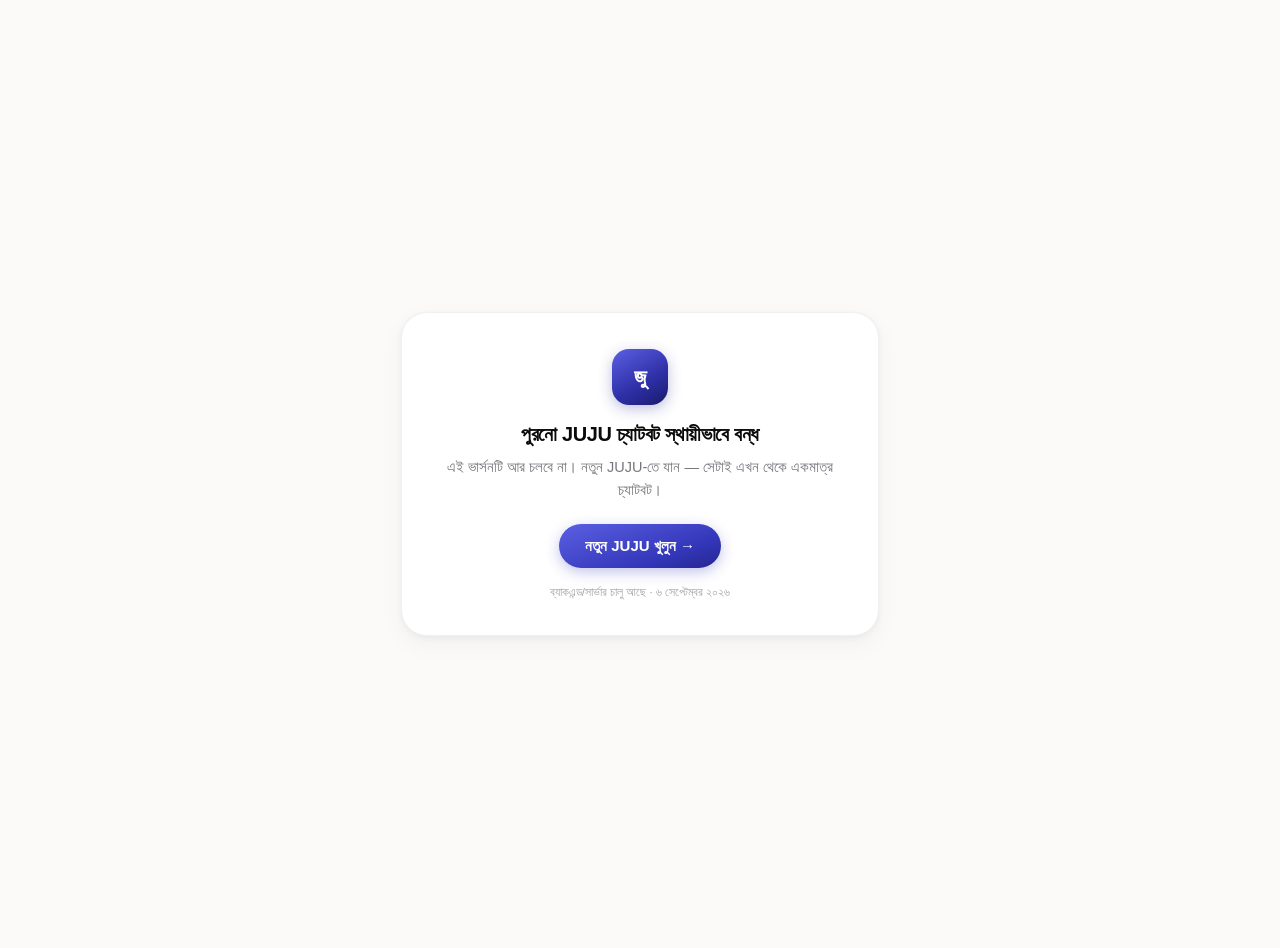
<file: index.html>
<!DOCTYPE html>
<html lang="bn">
<head>
<meta charset="utf-8">
<meta name="viewport" content="width=device-width,initial-scale=1,viewport-fit=cover">
<meta http-equiv="Cache-Control" content="no-cache, no-store, must-revalidate">
<title>JUJU — পুরনো চ্যাটবট বন্ধ</title>
<meta name="robots" content="noindex">
<style>
body{margin:0;min-height:100dvh;display:flex;align-items:center;justify-content:center;
  font-family:'Noto Sans Bengali',-apple-system,BlinkMacSystemFont,'Segoe UI',sans-serif;
  background:#FBFAF9;color:#0B0B0C;padding:24px;text-align:center}
.card{max-width:420px;background:#fff;border:.5px solid rgba(11,11,12,.06);border-radius:26px;
  padding:36px 28px;box-shadow:0 2px 6px rgba(11,11,12,.045),0 8px 24px rgba(11,11,12,.045)}
.logo{width:56px;height:56px;border-radius:17px;margin:0 auto 18px;
  background:linear-gradient(150deg,#5B5FE3,#2E2FA6 60%,#191A6B);display:flex;align-items:center;justify-content:center;
  color:#fff;font-weight:800;font-size:21px;box-shadow:0 4px 14px rgba(43,45,150,.3)}
h1{font-size:20px;margin:0 0 10px;letter-spacing:-.02em}
p{font-size:14.5px;line-height:1.6;color:#76767C;margin:0 0 22px}
a.btn{display:inline-block;background:linear-gradient(160deg,#5B5FE3,#3336B8 70%,#25268F);color:#fff;
  text-decoration:none;font-size:15px;font-weight:650;padding:13px 26px;border-radius:999px;
  box-shadow:0 4px 14px rgba(51,54,184,.3)}
small{display:block;margin-top:18px;font-size:11.5px;color:#A3A3A9}
</style>
</head>
<body>
<div class="card">
  <div class="logo">জু</div>
  <h1>পুরনো JUJU চ্যাটবট স্থায়ীভাবে বন্ধ</h1>
  <p>এই ভার্সনটি আর চলবে না। নতুন JUJU-তে যান — সেটাই এখন থেকে একমাত্র চ্যাটবট।</p>
  <a class="btn" href="https://sheikhrashel47-stack.github.io/zayanpagent/">নতুন JUJU খুলুন →</a>
  <small>ব্যাকএন্ড/সার্ভার চালু আছে · ৬ সেপ্টেম্বর ২০২৬</small>
</div>
</body>
</html>
</file>
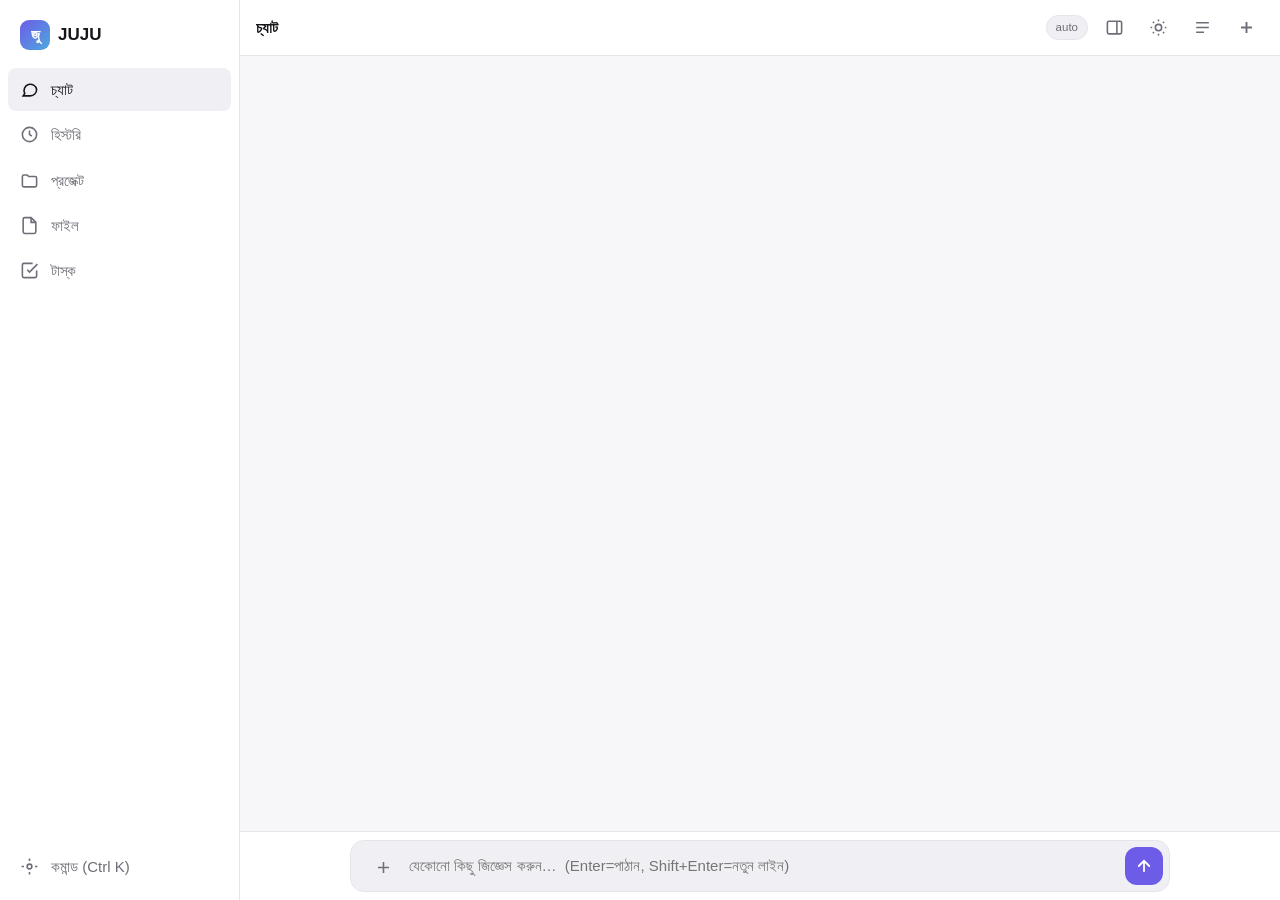
<file: v2/index.html>
<!DOCTYPE html>
<html lang="bn">
<head>
<meta charset="utf-8">
<meta name="viewport" content="width=device-width,initial-scale=1,viewport-fit=cover">
<meta name="theme-color" content="#F7F7FA" media="(prefers-color-scheme: light)">
<meta name="theme-color" content="#0E0E12" media="(prefers-color-scheme: dark)">
<title>JUJU Workspace</title>
<link rel="manifest" href="../manifest.webmanifest">
<link rel="icon" href="../icons/icon-192.png">
<link rel="stylesheet" href="css/tokens.css">
<link rel="stylesheet" href="css/app.css">
</head>
<body>
<div id="conn"></div>
<div id="app">
  <nav id="nav" aria-label="মূল নেভিগেশন">
    <div class="brand"><i>জু</i> JUJU</div>
    <button class="nitem on" data-v="chat"><svg viewBox="0 0 24 24" fill="none" stroke="currentColor" stroke-width="2"><path d="M21 12a8 8 0 0 1-8 8H4l2-3a8 8 0 1 1 15-5z"/></svg>চ্যাট</button>
    <button class="nitem" data-v="history"><svg viewBox="0 0 24 24" fill="none" stroke="currentColor" stroke-width="2"><circle cx="12" cy="12" r="9"/><path d="M12 7v5l3 2"/></svg>হিস্টরি</button>
    <button class="nitem" data-v="projects"><svg viewBox="0 0 24 24" fill="none" stroke="currentColor" stroke-width="2"><path d="M3 7a2 2 0 0 1 2-2h4l2 2h8a2 2 0 0 1 2 2v9a2 2 0 0 1-2 2H5a2 2 0 0 1-2-2z"/></svg>প্রজেক্ট</button>
    <button class="nitem" data-v="files"><svg viewBox="0 0 24 24" fill="none" stroke="currentColor" stroke-width="2"><path d="M14 2H6a2 2 0 0 0-2 2v16a2 2 0 0 0 2 2h12a2 2 0 0 0 2-2V8z"/><path d="M14 2v6h6"/></svg>ফাইল</button>
    <button class="nitem" data-v="tasks"><svg viewBox="0 0 24 24" fill="none" stroke="currentColor" stroke-width="2"><path d="M9 11l3 3L22 4"/><path d="M21 12v7a2 2 0 0 1-2 2H5a2 2 0 0 1-2-2V5a2 2 0 0 1 2-2h11"/></svg>টাস্ক</button>
    <div class="grow"></div>
    <button class="nitem" id="nPal"><svg viewBox="0 0 24 24" fill="none" stroke="currentColor" stroke-width="2"><circle cx="12" cy="12" r="3"/><path d="M12 2v3m0 14v3M2 12h3m14 0h3"/></svg>কমান্ড (Ctrl K)</button>
  </nav>
  <main id="main">
    <header id="top">
      <span class="ttl">চ্যাট</span>
      <span class="chip" id="tModel">auto</span>
      <button class="ibtn" id="tCtx" aria-label="কনটেক্সট প্যানেল"><svg viewBox="0 0 24 24" fill="none" stroke="currentColor" stroke-width="2"><rect x="3" y="4" width="18" height="16" rx="2"/><path d="M15 4v16"/></svg></button>
      <button class="ibtn" id="tTheme" aria-label="থিম"><svg viewBox="0 0 24 24" fill="none" stroke="currentColor" stroke-width="2"><circle cx="12" cy="12" r="4"/><path d="M12 2v2m0 16v2M2 12h2m16 0h2M4.9 4.9l1.4 1.4m11.4 11.4 1.4 1.4M4.9 19.1l1.4-1.4M17.7 6.3l1.4-1.4"/></svg></button>
      <button class="ibtn" id="tPal" aria-label="কমান্ড প্যালেট"><svg viewBox="0 0 24 24" fill="none" stroke="currentColor" stroke-width="2"><path d="M4 6h16M4 12h16M4 18h10"/></svg></button>
      <button class="ibtn" id="tNew" aria-label="নতুন চ্যাট"><svg viewBox="0 0 24 24" fill="none" stroke="currentColor" stroke-width="2.4"><path d="M12 5v14M5 12h14"/></svg></button>
    </header>
    <div id="view">
      <section class="view on" id="v-chat">
        <div id="msgs" role="log" aria-live="polite"></div>
        <button id="newMsg" aria-label="নতুন মেসেজে যান">↓ নতুন মেসেজ</button>
        <div id="composer">
          <div id="atts"></div>
          <div id="cbox">
            <button class="ibtn" id="attB" aria-label="ফাইল যুক্ত"><svg viewBox="0 0 24 24" fill="none" stroke="currentColor" stroke-width="2"><path d="M12 5v14M5 12h14"/></svg></button>
            <textarea id="inp" rows="1" placeholder="যেকোনো কিছু জিজ্ঞেস করুন…  (Enter=পাঠান, Shift+Enter=নতুন লাইন)" aria-label="মেসেজ"></textarea>
            <button id="sendB" aria-label="পাঠান"><svg viewBox="0 0 24 24" fill="none" stroke="currentColor" stroke-width="2.4" stroke-linecap="round"><path d="M12 19V5M5 12l7-7 7 7"/></svg></button>
          </div>
        </div>
      </section>
      <section class="view" id="v-history">
        <div style="padding:12px clamp(12px,4vw,40px) 0;max-width:868px;margin:0 auto"><input id="hsearch" placeholder="চ্যাট সার্চ…" style="width:100%;padding:10px 14px;border:1px solid var(--c-line);border-radius:var(--r-2);background:var(--c-card);outline:none" oninput="Hist.search(this.value)"></div>
        <div class="lst"></div>
      </section>
      <section class="view" id="v-projects"><div class="lst"></div></section>
      <section class="view" id="v-files"><div class="lst"></div></section>
      <section class="view" id="v-tasks"><div class="lst"></div></section>
    </div>
  </main>
  <div id="ctxDiv" role="separator" aria-label="প্যানেল রিসাইজ"></div>
  <aside id="ctx" aria-label="কনটেক্সট প্যানেল">
    <div id="ctxTabs">
      <button class="ptab on" data-m="code">CODE</button>
      <button class="ptab" data-m="preview">PREVIEW</button>
      <button class="ptab" data-m="files">FILES</button>
      <button class="ptab" data-m="sources">SOURCES</button>
      <span style="flex:1"></span>
      <button class="ibtn" id="ctxClose" aria-label="প্যানেল বন্ধ">✕</button>
    </div>
    <div id="ctxBody"><div class="state" style="padding:30px 16px">কোড, প্রিভিউ, ফাইল ও সোর্স এখানে খুলবে।</div></div>
  </aside>
</div>
<nav id="bnav" aria-label="মোবাইল নেভিগেশন">
  <button data-v="chat" class="on"><svg viewBox="0 0 24 24" fill="none" stroke="currentColor" stroke-width="2"><path d="M21 12a8 8 0 0 1-8 8H4l2-3a8 8 0 1 1 15-5z"/></svg>চ্যাট</button>
  <button data-v="history"><svg viewBox="0 0 24 24" fill="none" stroke="currentColor" stroke-width="2"><circle cx="12" cy="12" r="9"/><path d="M12 7v5l3 2"/></svg>হিস্টরি</button>
  <button data-v="projects"><svg viewBox="0 0 24 24" fill="none" stroke="currentColor" stroke-width="2"><path d="M3 7a2 2 0 0 1 2-2h4l2 2h8a2 2 0 0 1 2 2v9a2 2 0 0 1-2 2H5a2 2 0 0 1-2-2z"/></svg>প্রজেক্ট</button>
  <button data-v="files"><svg viewBox="0 0 24 24" fill="none" stroke="currentColor" stroke-width="2"><path d="M14 2H6a2 2 0 0 0-2 2v16a2 2 0 0 0 2 2h12a2 2 0 0 0 2-2V8z"/><path d="M14 2v6h6"/></svg>ফাইল</button>
  <button id="bPal"><svg viewBox="0 0 24 24" fill="none" stroke="currentColor" stroke-width="2"><path d="M4 6h16M4 12h16M4 18h10"/></svg>আরো</button>
</nav>
<div id="scrim"></div>
<div class="sheet" id="shSources"><div class="hd"><b>সোর্স</b><button class="ibtn" onclick="sheetCloseAll()">✕</button></div><div class="bd"></div></div>
<div class="sheet" id="shList"><div class="hd"><b>লিস্ট</b><button class="ibtn" onclick="sheetCloseAll()">✕</button></div><div class="bd"></div></div>
<div id="pal" role="dialog" aria-label="কমান্ড প্যালেট"><input placeholder="কমান্ড সার্চ… (Esc বন্ধ)"><div class="res"></div></div>
<div id="toasts"></div>
<input type="file" id="attInp" multiple hidden>
<script src="js/core.js"></script>
<script src="js/api.js"></script>
<script src="js/md.js"></script>
<script src="js/views/panel.js"></script>
<script src="js/views/chat.js"></script>
<script src="js/views/history.js"></script>
<script src="js/shell.js"></script>
<script>$('#nPal').onclick=palOpen;$('#bPal').onclick=palOpen;</script>
</body>
</html>
</file>
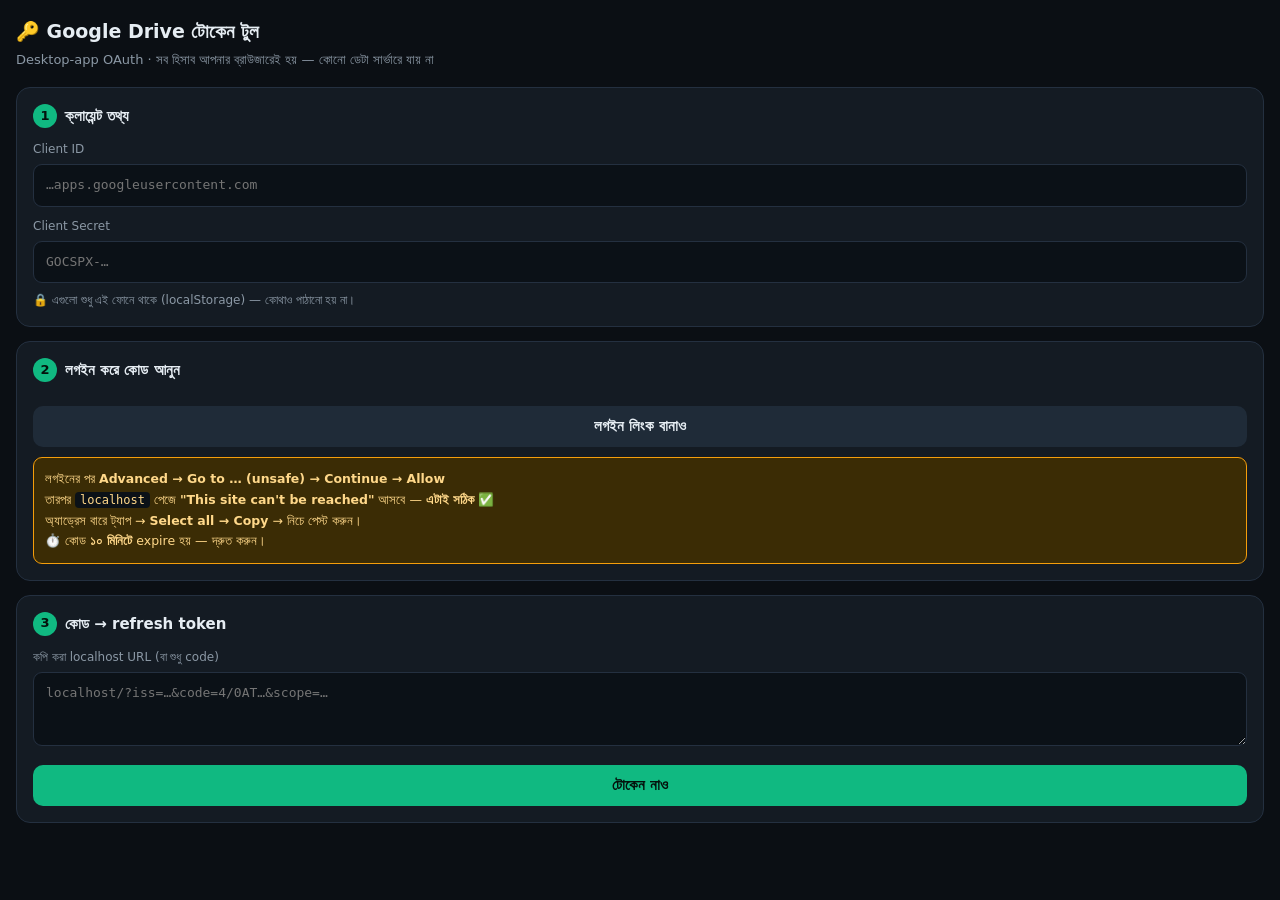
<file: tools/gdrive-token/index.html>
<!doctype html>
<html lang="bn">
<head>
<meta charset="utf-8">
<meta name="viewport" content="width=device-width,initial-scale=1,viewport-fit=cover">
<title>Google Drive টোকেন টুল</title>
<style>
  :root{--bg:#0b0f14;--card:#141b23;--b:#243040;--fg:#e6edf3;--mut:#8b98a5;--acc:#10b981;--warn:#f59e0b;--err:#ef4444}
  *{box-sizing:border-box;-webkit-tap-highlight-color:transparent}
  body{margin:0;padding:16px;background:var(--bg);color:var(--fg);
    font:15px/1.6 system-ui,-apple-system,"Noto Sans Bengali",sans-serif;
    padding-bottom:calc(24px + env(safe-area-inset-bottom))}
  h1{font-size:19px;margin:0 0 4px}
  .sub{color:var(--mut);font-size:13px;margin-bottom:16px}
  .card{background:var(--card);border:1px solid var(--b);border-radius:14px;padding:16px;margin-bottom:14px}
  .step{display:flex;align-items:center;gap:8px;font-weight:600;margin-bottom:12px}
  .n{width:24px;height:24px;border-radius:50%;background:var(--acc);color:#04120c;
     display:grid;place-items:center;font-size:13px;font-weight:700;flex:none}
  label{display:block;font-size:12px;color:var(--mut);margin:10px 0 5px}
  input,textarea{width:100%;padding:11px 12px;background:#0b1117;border:1px solid var(--b);
    border-radius:9px;color:var(--fg);font:13px/1.4 ui-monospace,SFMono-Regular,Menlo,monospace;
    word-break:break-all}
  textarea{min-height:74px;resize:vertical}
  input:focus,textarea:focus{outline:none;border-color:var(--acc)}
  button{width:100%;padding:13px;border:0;border-radius:10px;background:var(--acc);color:#04120c;
    font:600 15px/1 system-ui,"Noto Sans Bengali",sans-serif;margin-top:12px;cursor:pointer}
  button:disabled{opacity:.5}
  button.sec{background:#1f2b38;color:var(--fg)}
  a.link{display:block;padding:12px;background:#0b1117;border:1px solid var(--acc);border-radius:9px;
    color:var(--acc);text-decoration:none;text-align:center;margin-top:12px;font-weight:600}
  .out{margin-top:12px;padding:12px;border-radius:9px;font:12px/1.7 ui-monospace,Menlo,monospace;
    white-space:pre-wrap;word-break:break-all;display:none}
  .ok{background:#052e20;border:1px solid var(--acc);color:#7ff0c4}
  .bad{background:#3b0d0d;border:1px solid var(--err);color:#ffb4b4}
  .info{background:#3b2c05;border:1px solid var(--warn);color:#ffd88a;font-size:12.5px;
    padding:11px;border-radius:9px;line-height:1.65;margin-top:10px}
  .note{color:var(--mut);font-size:12px;margin-top:8px}
  code{background:#0b1117;padding:1px 5px;border-radius:4px;font-size:12px}
</style>
</head>
<body>

<h1>🔑 Google Drive টোকেন টুল</h1>
<div class="sub">Desktop-app OAuth · সব হিসাব আপনার ব্রাউজারেই হয় — কোনো ডেটা সার্ভারে যায় না</div>

<div class="card">
  <div class="step"><span class="n">1</span> ক্লায়েন্ট তথ্য</div>
  <label>Client ID</label>
  <input id="cid" placeholder="…apps.googleusercontent.com" autocapitalize="off" autocorrect="off" spellcheck="false">
  <label>Client Secret</label>
  <input id="csec" placeholder="GOCSPX-…" autocapitalize="off" autocorrect="off" spellcheck="false">
  <div class="note">🔒 এগুলো শুধু এই ফোনে থাকে (localStorage) — কোথাও পাঠানো হয় না।</div>
</div>

<div class="card">
  <div class="step"><span class="n">2</span> লগইন করে কোড আনুন</div>
  <button class="sec" onclick="mkLink()">লগইন লিংক বানাও</button>
  <a id="authlink" class="link" style="display:none" target="_blank" rel="noopener">🔗 Google-এ লগইন করুন (নতুন ট্যাব)</a>
  <div class="info">
    লগইনের পর <b>Advanced → Go to … (unsafe) → Continue → Allow</b><br>
    তারপর <code>localhost</code> পেজে <b>"This site can't be reached"</b> আসবে —
    <b>এটাই সঠিক</b> ✅<br>
    অ্যাড্রেস বারে ট্যাপ → <b>Select all → Copy</b> → নিচে পেস্ট করুন।<br>
    ⏱️ কোড <b>১০ মিনিটে</b> expire হয় — দ্রুত করুন।
  </div>
</div>

<div class="card">
  <div class="step"><span class="n">3</span> কোড → refresh token</div>
  <label>কপি করা localhost URL (বা শুধু code)</label>
  <textarea id="code" placeholder="localhost/?iss=…&code=4/0AT…&scope=…" autocapitalize="off" autocorrect="off" spellcheck="false"></textarea>
  <button id="go" onclick="exchange()">টোকেন নাও</button>
  <div id="out" class="out"></div>
</div>

<script>
const $ = (i) => document.getElementById(i);
const REDIRECT = 'http://localhost';
const SCOPE = 'https://www.googleapis.com/auth/drive.file';

// ফোনে টাইপ কমাতে — শুধু এই ডিভাইসে সেভ থাকে
for (const k of ['cid','csec']) {
  $(k).value = localStorage.getItem('gd_'+k) || '';
  $(k).addEventListener('input', () => localStorage.setItem('gd_'+k, $(k).value.trim()));
}

function show(cls, txt){ const o=$('out'); o.className='out '+cls; o.textContent=txt; o.style.display='block'; }

function mkLink(){
  const cid = $('cid').value.trim();
  if (!cid.includes('apps.googleusercontent.com')) return show('bad','❌ সঠিক Client ID দিন (…apps.googleusercontent.com)');
  const url = 'https://accounts.google.com/o/oauth2/v2/auth?' + new URLSearchParams({
    client_id: cid, redirect_uri: REDIRECT, response_type:'code', scope: SCOPE,
    access_type:'offline', prompt:'consent', include_granted_scopes:'true',
  });
  const a = $('authlink'); a.href = url; a.style.display='block';
  show('ok','✅ লিংক তৈরি — উপরের সবুজ বাটনে ট্যাপ করুন।');
}

function extractCode(raw){
  let s = (raw||'').trim().replace(/^["']|["']$/g,'').replace(/&amp;/g,'&');
  const m = s.match(/[?&#]code=([^&\s]+)/);
  if (m) return decodeURIComponent(m[1]);
  if (/^4\/[\w\-./]+$/.test(s)) return s;
  return '';
}

async function exchange(){
  const cid = $('cid').value.trim(), csec = $('csec').value.trim();
  const code = extractCode($('code').value);
  if (!cid || !csec) return show('bad','❌ Client ID ও Secret দুটোই দিন (ধাপ ১)');
  if (!code) return show('bad','❌ URL-এ code পাওয়া যায়নি। পুরো localhost URL পেস্ট করুন।');

  $('go').disabled = true; show('ok','⏳ Google-এ পাঠানো হচ্ছে…');
  try{
    const r = await fetch('https://oauth2.googleapis.com/token', {
      method:'POST', headers:{'content-type':'application/x-www-form-urlencoded'},
      body: new URLSearchParams({ code, client_id:cid, client_secret:csec,
        redirect_uri:REDIRECT, grant_type:'authorization_code' }),
    });
    const j = await r.json();

    if (!r.ok || !j.refresh_token){
      const hint = {
        invalid_grant:'কোড expire বা আগেই ব্যবহৃত → ধাপ ২ থেকে নতুন কোড নিন।',
        invalid_client:'Client ID/Secret মিলছে না, অথবা ক্লায়েন্টটি Desktop app নয়।',
        redirect_uri_mismatch:'ক্লায়েন্টটি Web application → Console-এ Desktop app ক্লায়েন্ট বানান।',
      }[j.error];
      return show('bad', `❌ ${j.error||('HTTP '+r.status)}\n${j.error_description||''}` + (hint?`\n\n💡 ${hint}`:''));
    }

    // অ্যাকাউন্ট যাচাই
    let who = '';
    try{
      const ab = await fetch('https://www.googleapis.com/drive/v3/about?fields=user(emailAddress),storageQuota(limit,usage)',
        { headers:{ authorization:'Bearer '+j.access_token } }).then(x=>x.json());
      const gb = v => v ? (Number(v)/1073741824).toFixed(2)+' GB' : '—';
      who = `\n\n👤 ${ab.user?.emailAddress||'?'}\n💾 ${gb(ab.storageQuota?.usage)} / ${gb(ab.storageQuota?.limit)}`;
    }catch(e){}

    const slot = 1;
    const block =
`GOOGLE_DRIVE_CLIENT_ID_${slot}=${cid}
GOOGLE_DRIVE_CLIENT_SECRET_${slot}=${csec}
GOOGLE_DRIVE_REFRESH_TOKEN_${slot}=${j.refresh_token}`;

    show('ok', '✅ সফল! নিচের ৩ লাইন .env.local-এ রাখুন:\n\n' + block + who +
      '\n\n⚠️ এই টোকেন কখনো চ্যাটে/গিটে দেবেন না।');

    const b = document.createElement('button');
    b.textContent = '📋 ৩ লাইন কপি করুন';
    b.onclick = async () => { await navigator.clipboard.writeText(block); b.textContent='✅ কপি হয়েছে'; };
    $('out').after(b);
  }catch(e){
    show('bad','❌ নেটওয়ার্ক ত্রুটি: '+e.message+'\n\n💡 ইন্টারনেট চেক করে আবার চেষ্টা করুন।');
  }finally{ $('go').disabled = false; }
}
</script>
</body>
</html>
</file>
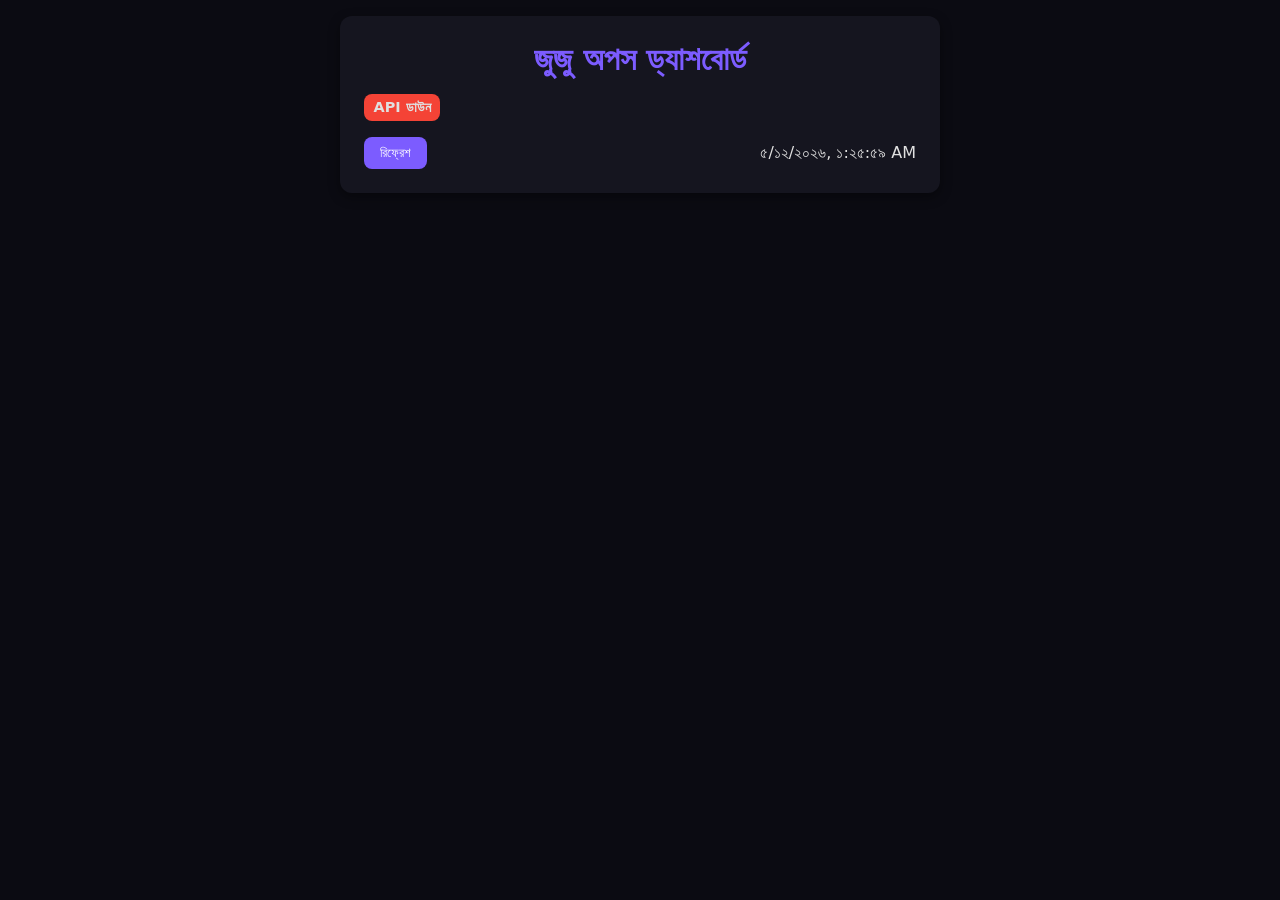
<file: status.html>
<!DOCTYPE html>
<html lang="bn">
<head>
<meta charset="UTF-8">
<title>জুজু অপস ড্যাশবোর্ড</title>
<style>
:root{
  --bg:#0b0b12;
  --accent:#7c5cff;
  --card:#15151f;
  --text:#e0e0e0;
  --success:#4caf50;
  --error:#f44336;
}
*{box-sizing:border-box;margin:0;padding:0;}
body{
  background:var(--bg);
  color:var(--text);
  font-family:system-ui,sans-serif;
  display:flex;
  justify-content:center;
  align-items:flex-start;
  min-height:100vh;
  padding:1rem;
}
.card{
  background:var(--card);
  border-radius:12px;
  padding:1.5rem;
  max-width:600px;
  width:100%;
  box-shadow:0 4px 12px rgba(0,0,0,.4);
}
h1{
  text-align:center;
  margin-bottom:1rem;
  color:var(--accent);
}
.status{
  display:inline-flex;
  align-items:center;
  gap:.4rem;
  padding:.3rem .6rem;
  border-radius:8px;
  font-size:.9rem;
  font-weight:600;
}
.success{background:var(--success);}
.error{background:var(--error);}
.chip{
  display:inline-block;
  background:rgba(124,92,255,.15);
  color:var(--accent);
  padding:.3rem .8rem;
  border-radius:16px;
  margin:0.3rem;
  font-size:.85rem;
}
.controls{
  display:flex;
  justify-content:space-between;
  align-items:center;
  margin-top:1rem;
}
button{
  background:var(--accent);
  border:none;
  color:#fff;
  padding:.5rem 1rem;
  border-radius:8px;
  cursor:pointer;
}
button:hover{opacity:.9;}
@media(max-width:480px){
  .card{padding:1rem;}
  h1{font-size:1.4rem;}
}
</style>
</head>
<body>
<div class="card">
  <h1>জুজু অপস ড্যাশবোর্ড</h1>
  <div id="healthStatus" class="status error">API ডাউন</div>
  <div id="modelsSection" style="margin-top:1rem;display:none;">
    <strong>মডেলস:</strong>
    <div id="modelChips"></div>
  </div>
  <div class="controls">
    <button id="refreshBtn">রিফ্রেশ</button>
    <div id="lastUpdate"></div>
  </div>
</div>
<script>
const healthEl=document.getElementById('healthStatus');
const modelsSec=document.getElementById('modelsSection');
const chipsDiv=document.getElementById('modelChips');
const lastEl=document.getElementById('lastUpdate');
const refreshBtn=document.getElementById('refreshBtn');

async function fetchHealth(){
  try{
const r=await fetch('https://admission-hub-ai.pages.dev/api/health');
    if(!r.ok) throw new Error();
    const d=await r.json();
    healthEl.textContent=`API LIVE • v${d.version||'?'}`;
    healthEl.className='status success';
  }catch{
    healthEl.textContent='API ডাউন';
    healthEl.className='status error';
  }}
async function fetchConfig(){
  try{
    const r=await fetch('https://admission-hub-ai.pages.dev/api/config');
    if(!r.ok) throw new Error();
    const d=await r.json();
    if(d.models && d.models.length){
      chipsDiv.innerHTML='';
      d.models.forEach(m=>{
        const span=document.createElement('span');
        span.className='chip';
        span.textContent=m.id||'—';
        chipsDiv.appendChild(span);
      });
      modelsSec.style.display='block';
    }else{
      modelsSec.style.display='none';
    }
  }catch{
    modelsSec.style.display='none';
  }
}
function updateTime(){
  const now=new Date();
  lastEl.textContent=now.toLocaleString('bn-BD');
}
async function loadAll(){
  await Promise.all([fetchHealth(),fetchConfig()]);
  updateTime();
}
refreshBtn.onclick=loadAll;
loadAll();
</script>
</body>
</html>
</file>
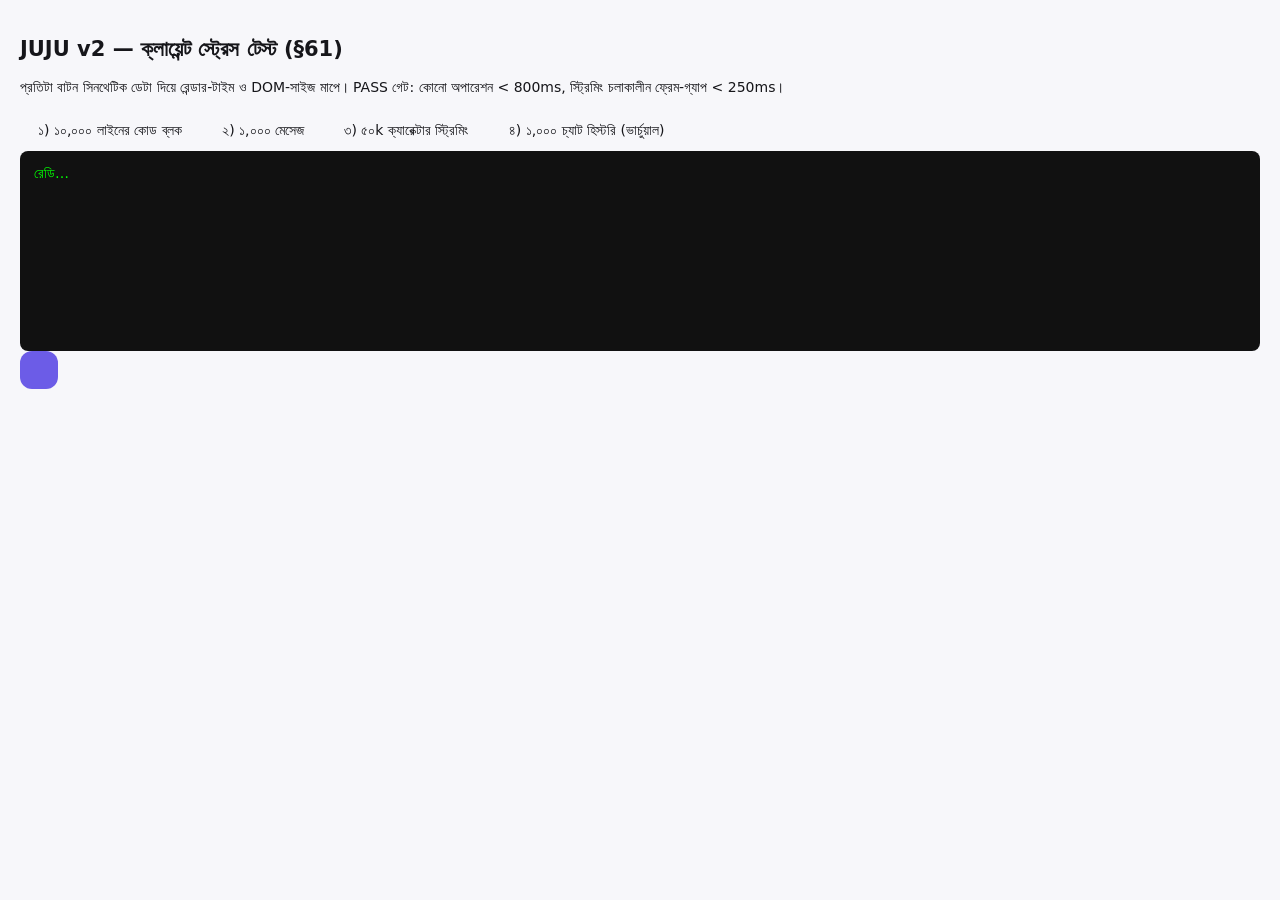
<file: v2/tests/stress.html>
<!DOCTYPE html>
<html lang="bn"><head><meta charset="utf-8"><meta name="viewport" content="width=device-width,initial-scale=1">
<title>JUJU v2 Stress Test</title>
<link rel="stylesheet" href="../css/tokens.css"><link rel="stylesheet" href="../css/app.css">
<style>body{padding:20px;font:14px system-ui}#out{white-space:pre-wrap;background:#111;color:#0f0;padding:14px;border-radius:8px;min-height:200px}#msgs{height:300px;overflow:auto;border:1px solid #ccc}button{padding:8px 14px;margin:4px;cursor:pointer}</style>
</head><body>
<h2>JUJU v2 — ক্লায়েন্ট স্ট্রেস টেস্ট (§61)</h2>
<p>প্রতিটা বাটন সিনথেটিক ডেটা দিয়ে রেন্ডার-টাইম ও DOM-সাইজ মাপে। PASS গেট: কোনো অপারেশন &lt; 800ms, স্ট্রিমিং চলাকালীন ফ্রেম-গ্যাপ &lt; 250ms।</p>
<button onclick="t1()">১) ১০,০০০ লাইনের কোড ব্লক</button>
<button onclick="t2()">২) ১,০০০ মেসেজ</button>
<button onclick="t3()">৩) ৫০k ক্যারেক্টার স্ট্রিমিং</button>
<button onclick="t4()">৪) ১,০০০ চ্যাট হিস্টরি (ভার্চুয়াল)</button>
<div id="out">রেডি…</div>
<div id="msgs" hidden></div>
<div id="atts" hidden></div><div id="toasts" hidden></div>
<div id="pal" hidden><input><div class="res"></div></div>
<div id="scrim" hidden></div><div id="newMsg" hidden></div>
<div id="conn" hidden></div><div id="bnav" hidden></div><div id="ctx" hidden><div id="ctxTabs"></div><div id="ctxBody"></div></div>
<div id="sendB" hidden></div><input id="inp" hidden><div id="hsearch" hidden></div>
<script src="../js/core.js"></script><script src="../js/api.js"></script><script src="../js/md.js"></script>
<script src="../js/views/panel.js"></script><script src="../js/views/chat.js"></script><script src="../js/views/history.js"></script>
<script>
const O=$('#out');const log=m=>O.textContent+=m+'\n';
const bench=(name,fn)=>{const t0=performance.now();const r=fn();const dt=performance.now()-t0;
  log(name+': '+dt.toFixed(0)+'ms — '+(dt<800?'PASS ✅':'SLOW ⚠')+(r?' ('+r+')':''));return dt};
function t1(){
  O.textContent='';
  const code=Array.from({length:10000},(_,i)=>'const line'+i+' = compute({a:'+i+', b:"বাংলা '+i+'"}); // ধারা '+i).join('\n');
  let cb;
  bench('১০k লাইন codeBlock initial render',()=>{cb=codeBlock(code,'javascript app.js');return 'DOM nodes: '+cb.querySelectorAll('*').length});
  const holder=el('div');document.body.appendChild(holder);holder.appendChild(cb);
  bench('১০k লাইন DOM attach',()=>{return 'visible chunks: '+cb.querySelectorAll('.ln').length});
  /* expand all chunks */
  let g=0;const t0=performance.now();
  while(cb.querySelector('.more')){cb.querySelector('.more').click();g++}
  log('সব chunk হাইড্রেট ('+g+' ক্লিক): '+(performance.now()-t0).toFixed(0)+'ms — total .ln: '+cb.querySelectorAll('.ln').length);
  holder.remove();
}
function t2(){
  O.textContent='';
  const box=$('#msgs');box.hidden=false;box.innerHTML='';
  bench('১,০০০ মেসেজ রেন্ডার',()=>{
    for(let i=0;i<1000;i++){
      const w=el('div','msg '+(i%2?'a':'u'));
      w.innerHTML='<div class="meta">মেসেজ '+i+'</div><div class="'+(i%2?'body':'bubble')+'">এটা মেসেজ নম্বর '+i+' — কিছু বাংলা টেক্সট, some english, code `x=1`.</div>';
      box.appendChild(w);
    }
    return 'DOM nodes: '+box.querySelectorAll('*').length;
  });
  box.scrollTop=box.scrollHeight;
  log('নোট: আসল হিস্টরি open() ২০০-মেসেজ window ব্যবহার করে (§30) — এটা worst-case raw টেস্ট।');
}
function t3(){
  O.textContent='';
  const box=$('#msgs');box.hidden=false;box.innerHTML='';
  const body=el('div','body');box.appendChild(body);
  const lr=liveRenderer(body);
  const text='লাইন '.repeat(1)+'— স্ট্রিমিং টেস্ট টেক্সট। '.repeat(4)+'\n';
  let i=0,maxGap=0,last=performance.now();
  const timer=setInterval(()=>{
    const now=performance.now();maxGap=Math.max(maxGap,now-last);last=now;
    lr.add(text.replace('লাইন','লাইন'+(i++)));
    if(i>=600){clearInterval(timer);lr.finish();
      log('৫০k+ ক্যারেক্টার স্ট্রিমিং ('+i+' chunk): শেষ, chars='+lr.text().length);
      log('মোট টাইম: ~'+(i*8/1000).toFixed(1)+'s সিমুলেটেড; max interval gap='+maxGap.toFixed(0)+'ms — '+(maxGap<250?'PASS ✅':'⚠ চেক দরকার'));
      log('final DOM nodes: '+body.querySelectorAll('*').length);}
  },8);
  log('স্ট্রিমিং চলছে (৬০০ chunk × 120ms throttle)…');
}
function t4(){
  O.textContent='';
  /* simulate Hist.render with 1000 items — needs #v-history .lst */
  let lst=$('#hl');if(!lst){lst=el('div');lst.id='hl';lst.className='lst';lst.style.cssText='height:400px;overflow:auto;border:1px solid #ccc';document.body.appendChild(lst)}
  Hist.items=Array.from({length:1000},(_,i)=>({id:'c'+i,title:'চ্যাট '+i,updated:Date.now()-i*3600e3,messages:new Array(i%50)}));
  bench('১,০০০ চ্যাট ভার্চুয়াল লিস্ট',()=>{Hist.render(lst);return 'DOM rows: '+lst.querySelectorAll('.row').length});
  const t0=performance.now();
  lst.scrollTop=lst.scrollHeight;lst.onscroll&&lst.onscroll();
  log('স্ক্রল-টু-বটম রি-রেন্ডার: '+(performance.now()-t0).toFixed(0)+'ms, rows after: '+lst.querySelectorAll('.row').length+' (window ±6 → ~25 row DOM-এ থাকে)');
}
</script>
</body></html>
</file>
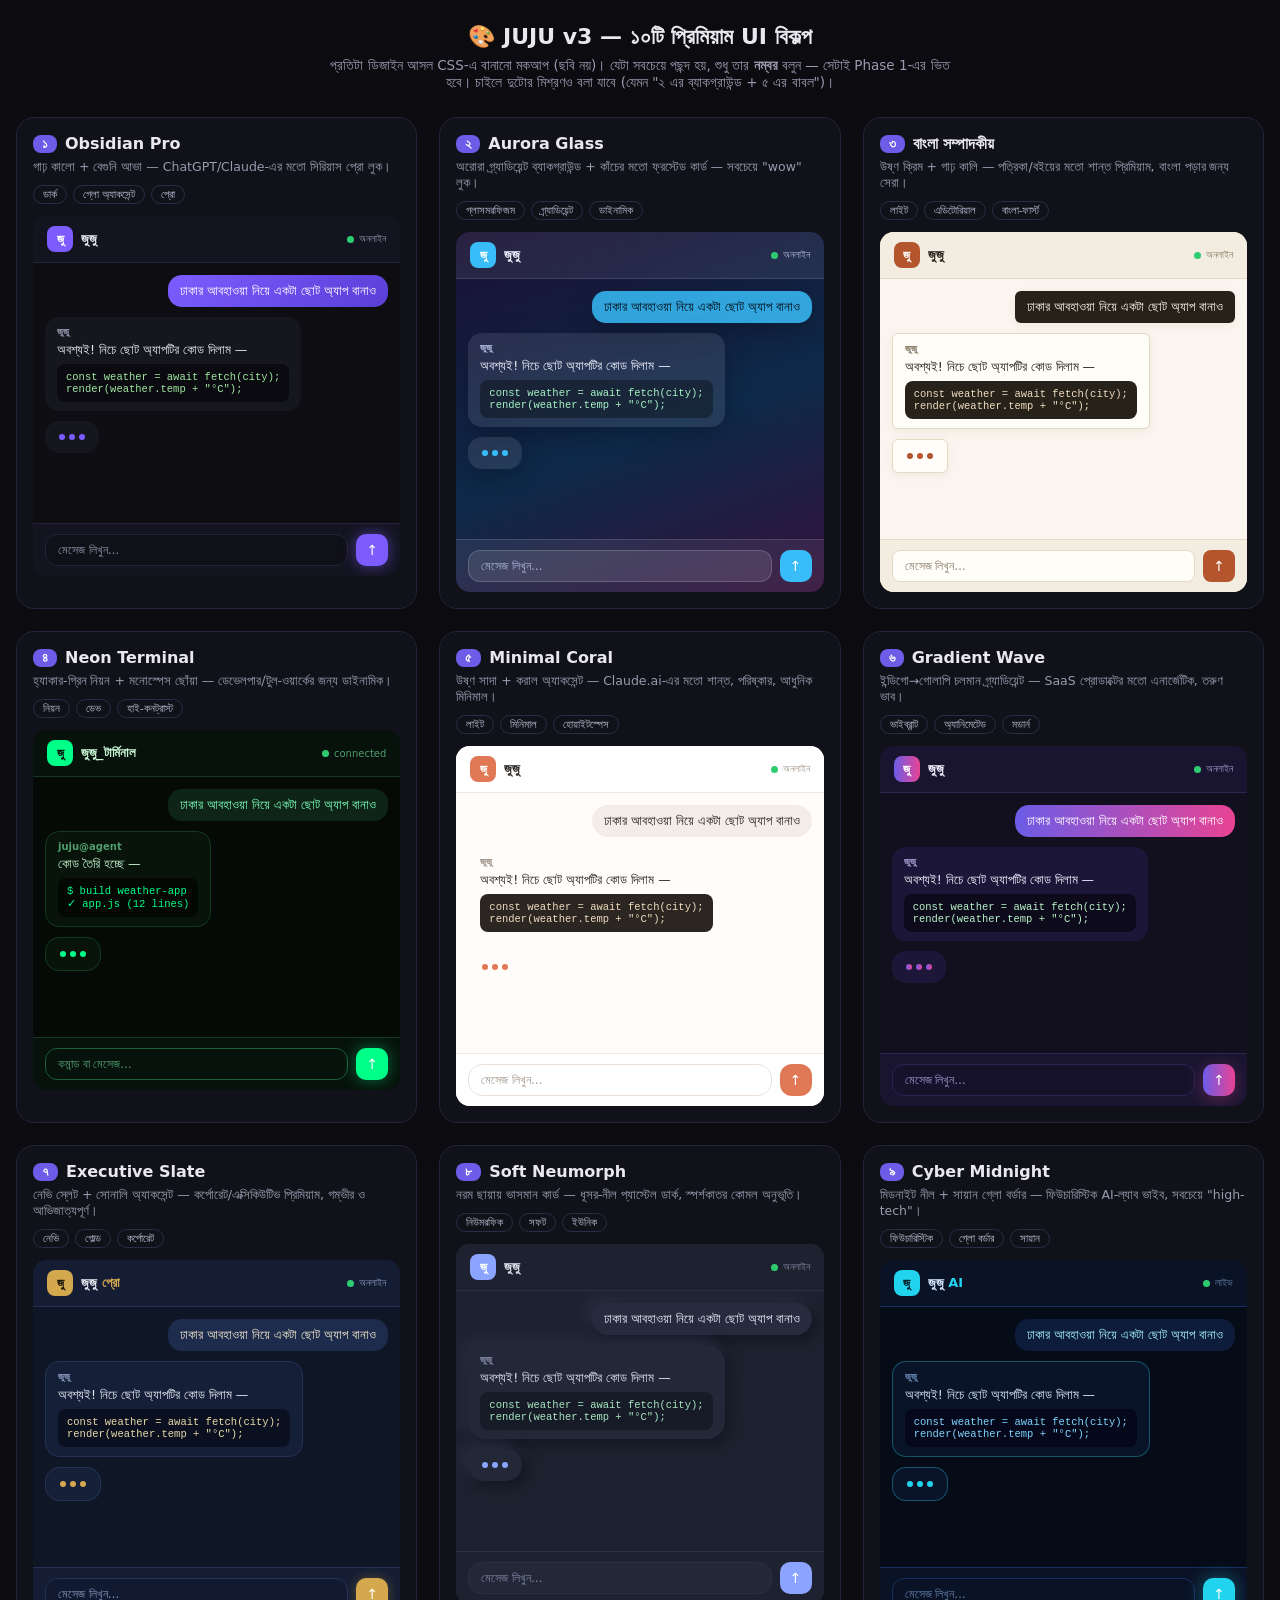
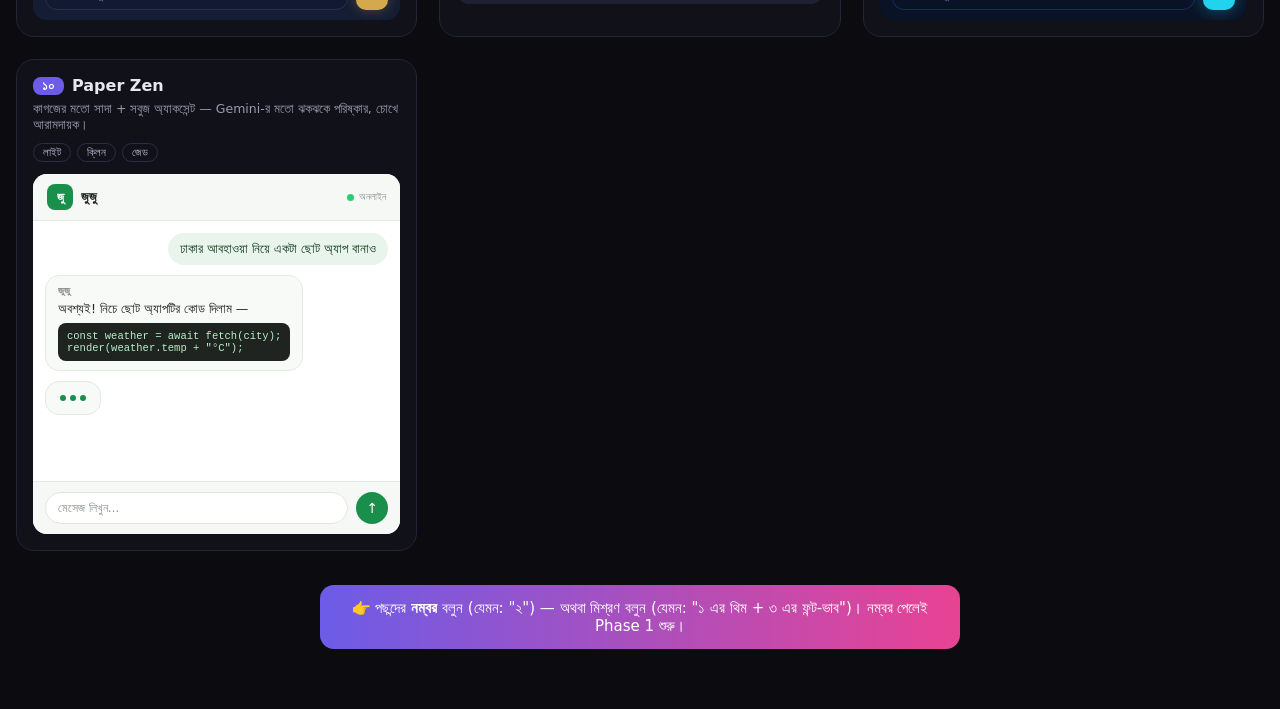
<file: v3/designs/ui-options.html>
<!DOCTYPE html>
<html lang="bn"><head>
<meta charset="utf-8"><meta name="viewport" content="width=device-width,initial-scale=1">
<title>JUJU v3 — ১০টি UI বিকল্প</title>
<style>
*{margin:0;box-sizing:border-box}
body{font-family:'Hind Siliguri','Noto Sans Bengali',system-ui,sans-serif;background:#0b0b10;color:#e8e8ee;padding:24px 16px 60px}
h1{font-size:22px;text-align:center}
.sub{text-align:center;color:#9a9ab0;font-size:13.5px;margin:8px auto 26px;max-width:640px}
.grid{display:grid;grid-template-columns:repeat(auto-fill,minmax(330px,1fr));gap:22px;max-width:1500px;margin:0 auto}
.opt{border:1px solid #23233a;border-radius:18px;padding:16px;background:#111119}
.opt h2{font-size:16px;display:flex;align-items:center;gap:8px}
.opt h2 .num{background:#6c5ce7;color:#fff;border-radius:8px;padding:1px 9px;font-size:13px}
.opt p{color:#9a9ab0;font-size:12.5px;margin:6px 0 10px}
.tags{display:flex;gap:6px;flex-wrap:wrap;margin-bottom:12px}
.tags span{font-size:10.5px;border:1px solid #2c2c46;color:#b8b8d0;border-radius:99px;padding:2px 9px}
.mock{height:360px;border-radius:14px;overflow:hidden;display:flex;flex-direction:column;background:var(--bg);color:var(--txt);font-size:12.5px}
.mhd{flex:0 0 auto;display:flex;align-items:center;gap:8px;padding:10px 14px;background:var(--hd);border-bottom:1px solid var(--line)}
.mhd .logo{width:26px;height:26px;border-radius:8px;background:var(--acc);display:flex;align-items:center;justify-content:center;color:#fff;font-weight:800;font-size:12px;flex:0 0 auto}
.mhd b{font-size:13px}
.mhd .st{margin-left:auto;font-size:10px;color:var(--dim);display:flex;align-items:center;gap:5px}
.dot{width:7px;height:7px;border-radius:50%;background:#2ecc71;animation:pl 1.4s infinite}
@keyframes pl{50%{opacity:.3}}
.mbody{flex:1;overflow:hidden;padding:12px;display:flex;flex-direction:column;gap:10px}
.mu{align-self:flex-end;max-width:80%;background:var(--ub);color:var(--ut);padding:8px 12px;border-radius:var(--ur,14px);box-shadow:var(--sh,none)}
.ma{align-self:flex-start;max-width:88%;background:var(--ab);padding:9px 12px;border-radius:var(--ar,14px);border:var(--abd,none);box-shadow:var(--sh,none)}
.ma .t{color:var(--dim);font-size:10px;margin-bottom:4px;font-weight:700}
.code{background:var(--cbg);border-radius:8px;padding:7px 9px;font-family:ui-monospace,monospace;font-size:10.5px;color:var(--ctxt);margin-top:6px;white-space:pre;overflow:hidden}
.typing{display:flex;gap:4px;padding:4px 2px}
.typing i{width:6px;height:6px;border-radius:50%;background:var(--acc);animation:ty 1s infinite}
.typing i:nth-child(2){animation-delay:.15s}.typing i:nth-child(3){animation-delay:.3s}
@keyframes ty{50%{transform:translateY(-4px);opacity:.5}}
.mcmp{flex:0 0 auto;display:flex;gap:8px;align-items:center;padding:10px 12px;background:var(--hd);border-top:1px solid var(--line)}
.mcmp .box{flex:1;background:var(--ib);border:var(--ibd,1px solid var(--line));border-radius:var(--ir,12px);padding:8px 12px;color:var(--dim);font-size:11.5px}
.mcmp .send{width:32px;height:32px;border-radius:var(--sr,10px);background:var(--acc);display:flex;align-items:center;justify-content:center;color:#fff;font-size:14px;flex:0 0 auto;box-shadow:var(--sglow,none)}
@media(prefers-reduced-motion:reduce){*{animation:none!important}}
.pick{text-align:center;margin-top:34px;font-size:15px;color:#fff;background:linear-gradient(90deg,#6c5ce7,#e84393);border-radius:14px;padding:14px;max-width:640px;margin-left:auto;margin-right:auto}
</style></head><body>
<h1>🎨 JUJU v3 — ১০টি প্রিমিয়াম UI বিকল্প</h1>
<div class="sub">প্রতিটা ডিজাইন আসল CSS-এ বানানো মকআপ (ছবি নয়)। যেটা সবচেয়ে পছন্দ হয়, শুধু তার <b>নম্বর</b> বলুন — সেটাই Phase 1-এর ভিত হবে। চাইলে দুটোর মিশ্রণও বলা যাবে (যেমন "২ এর ব্যাকগ্রাউন্ড + ৫ এর বাবল")।</div>
<div class="grid">

<div class="opt"><h2><span class="num">১</span> Obsidian Pro</h2><p>গাঢ় কালো + বেগুনি আভা — ChatGPT/Claude-এর মতো সিরিয়াস প্রো লুক।</p><div class="tags"><span>ডার্ক</span><span>গ্লো অ্যাকসেন্ট</span><span>প্রো</span></div>
<div class="mock" style="--bg:#0d0d12;--txt:#e8e8f0;--hd:#141420;--line:#23233a;--acc:#7c5cff;--dim:#8f8fa8;--ub:linear-gradient(135deg,#7c5cff,#5a3fd6);--ut:#fff;--ab:#16161f;--cbg:#0a0a10;--ctxt:#9fe8a0;--ib:#101018;--sglow:0 0 14px #7c5cff88">
<div class="mhd"><span class="logo">জু</span><b>জুজু</b><span class="st"><i class="dot"></i> অনলাইন</span></div>
<div class="mbody"><div class="mu">ঢাকার আবহাওয়া নিয়ে একটা ছোট অ্যাপ বানাও</div>
<div class="ma"><div class="t">জুজু</div>অবশ্যই! নিচে ছোট অ্যাপটির কোড দিলাম —<div class="code">const weather = await fetch(city);
render(weather.temp + "°C");</div></div>
<div class="ma"><div class="typing"><i></i><i></i><i></i></div></div></div>
<div class="mcmp"><div class="box">মেসেজ লিখুন…</div><div class="send">↑</div></div></div></div>

<div class="opt"><h2><span class="num">২</span> Aurora Glass</h2><p>অরোরা গ্র্যাডিয়েন্ট ব্যাকগ্রাউন্ড + কাঁচের মতো ফ্রস্টেড কার্ড — সবচেয়ে "wow" লুক।</p><div class="tags"><span>গ্লাসমরফিজম</span><span>গ্র্যাডিয়েন্ট</span><span>ডাইনামিক</span></div>
<div class="mock" style="--bg:linear-gradient(160deg,#1a1033,#0e2a4a 55%,#33103a);--txt:#f0f0ff;--hd:rgba(255,255,255,.07);--line:rgba(255,255,255,.12);--acc:#38bdf8;--dim:#aab4d8;--ub:rgba(56,189,248,.85);--ut:#04121e;--ab:rgba(255,255,255,.09);--cbg:rgba(0,0,0,.35);--ctxt:#a5f3c4;--ib:rgba(255,255,255,.1);--ibd:1px solid rgba(255,255,255,.18);--sh:0 8px 24px rgba(0,0,0,.25)">
<div class="mhd"><span class="logo">জু</span><b>জুজু</b><span class="st"><i class="dot"></i> অনলাইন</span></div>
<div class="mbody"><div class="mu">ঢাকার আবহাওয়া নিয়ে একটা ছোট অ্যাপ বানাও</div>
<div class="ma"><div class="t">জুজু</div>অবশ্যই! নিচে ছোট অ্যাপটির কোড দিলাম —<div class="code">const weather = await fetch(city);
render(weather.temp + "°C");</div></div>
<div class="ma"><div class="typing"><i></i><i></i><i></i></div></div></div>
<div class="mcmp"><div class="box">মেসেজ লিখুন…</div><div class="send">↑</div></div></div></div>

<div class="opt"><h2><span class="num">৩</span> বাংলা সম্পাদকীয়</h2><p>উষ্ণ ক্রিম + গাঢ় কালি — পত্রিকা/বইয়ের মতো শান্ত প্রিমিয়াম, বাংলা পড়ার জন্য সেরা।</p><div class="tags"><span>লাইট</span><span>এডিটোরিয়াল</span><span>বাংলা-ফার্স্ট</span></div>
<div class="mock" style="--bg:#faf6ef;--txt:#26221a;--hd:#f3ece0;--line:#e3d9c6;--acc:#b4552d;--dim:#8a7f6a;--ub:#26221a;--ut:#faf6ef;--ab:#fffdf8;--abd:1px solid #e3d9c6;--cbg:#26221a;--ctxt:#f0dcc0;--ib:#fffdf8;--ur:6px;--ar:6px;--ir:8px;--sr:8px;--sh:0 2px 8px rgba(80,60,20,.08)">
<div class="mhd"><span class="logo">জু</span><b>জুজু</b><span class="st"><i class="dot"></i> অনলাইন</span></div>
<div class="mbody"><div class="mu">ঢাকার আবহাওয়া নিয়ে একটা ছোট অ্যাপ বানাও</div>
<div class="ma"><div class="t">জুজু</div>অবশ্যই! নিচে ছোট অ্যাপটির কোড দিলাম —<div class="code">const weather = await fetch(city);
render(weather.temp + "°C");</div></div>
<div class="ma"><div class="typing"><i></i><i></i><i></i></div></div></div>
<div class="mcmp"><div class="box">মেসেজ লিখুন…</div><div class="send">↑</div></div></div></div>

<div class="opt"><h2><span class="num">৪</span> Neon Terminal</h2><p>হ্যাকার-গ্রিন নিয়ন + মনোস্পেস ছোঁয়া — ডেভেলপার/টুল-ওয়ার্কের জন্য ডাইনামিক।</p><div class="tags"><span>নিয়ন</span><span>ডেভ</span><span>হাই-কনট্রাস্ট</span></div>
<div class="mock" style="--bg:#050a07;--txt:#c9f7d4;--hd:#07120c;--line:#123a22;--acc:#00ff88;--dim:#4f9c6e;--ub:#0d2417;--ut:#7dffb8;--ab:#081409;--abd:1px solid #123a22;--cbg:#030805;--ctxt:#00ff88;--ib:#07120c;--ibd:1px solid #1c5c36;--sglow:0 0 16px #00ff8866">
<div class="mhd"><span class="logo" style="color:#04140b">জু</span><b>জুজু_টার্মিনাল</b><span class="st"><i class="dot"></i> connected</span></div>
<div class="mbody"><div class="mu">ঢাকার আবহাওয়া নিয়ে একটা ছোট অ্যাপ বানাও</div>
<div class="ma"><div class="t">juju@agent</div>কোড তৈরি হচ্ছে —<div class="code">$ build weather-app
✓ app.js (12 lines)</div></div>
<div class="ma"><div class="typing"><i></i><i></i><i></i></div></div></div>
<div class="mcmp"><div class="box">কমান্ড বা মেসেজ…</div><div class="send">↑</div></div></div></div>

<div class="opt"><h2><span class="num">৫</span> Minimal Coral</h2><p>উষ্ণ সাদা + করাল অ্যাকসেন্ট — Claude.ai-এর মতো শান্ত, পরিষ্কার, আধুনিক মিনিমাল।</p><div class="tags"><span>লাইট</span><span>মিনিমাল</span><span>হোয়াইটস্পেস</span></div>
<div class="mock" style="--bg:#fffcfa;--txt:#2b2622;--hd:#fff;--line:#f0e8e2;--acc:#e07856;--dim:#a3968c;--ub:#f4ece6;--ut:#2b2622;--ab:transparent;--cbg:#2b2622;--ctxt:#f0dcc0;--ib:#fff;--ibd:1px solid #eadfd6;--ur:16px;--ar:0;--ir:14px;--sr:12px">
<div class="mhd"><span class="logo">জু</span><b>জুজু</b><span class="st"><i class="dot"></i> অনলাইন</span></div>
<div class="mbody"><div class="mu">ঢাকার আবহাওয়া নিয়ে একটা ছোট অ্যাপ বানাও</div>
<div class="ma"><div class="t">জুজু</div>অবশ্যই! নিচে ছোট অ্যাপটির কোড দিলাম —<div class="code">const weather = await fetch(city);
render(weather.temp + "°C");</div></div>
<div class="ma"><div class="typing"><i></i><i></i><i></i></div></div></div>
<div class="mcmp"><div class="box">মেসেজ লিখুন…</div><div class="send">↑</div></div></div></div>

<div class="opt"><h2><span class="num">৬</span> Gradient Wave</h2><p>ইন্ডিগো→গোলাপি চলমান গ্র্যাডিয়েন্ট — SaaS প্রোডাক্টের মতো এনার্জেটিক, তরুণ ভাব।</p><div class="tags"><span>ভাইব্রান্ট</span><span>অ্যানিমেটেড</span><span>মডার্ন</span></div>
<div class="mock" style="--bg:#12101f;--txt:#f2f0ff;--hd:#191530;--line:#2b2550;--acc:linear-gradient(90deg,#6c5ce7,#e84393);--dim:#9d94c7;--ub:linear-gradient(90deg,#6c5ce7,#e84393);--ut:#fff;--ab:#1c1738;--cbg:#0d0a1c;--ctxt:#b8f5c8;--ib:#16122c;--sglow:0 4px 18px #e8439355">
<div class="mhd"><span class="logo" style="background:linear-gradient(90deg,#6c5ce7,#e84393)">জু</span><b>জুজু</b><span class="st"><i class="dot"></i> অনলাইন</span></div>
<div class="mbody"><div class="mu">ঢাকার আবহাওয়া নিয়ে একটা ছোট অ্যাপ বানাও</div>
<div class="ma"><div class="t">জুজু</div>অবশ্যই! নিচে ছোট অ্যাপটির কোড দিলাম —<div class="code">const weather = await fetch(city);
render(weather.temp + "°C");</div></div>
<div class="ma"><div class="typing"><i></i><i></i><i></i></div></div></div>
<div class="mcmp"><div class="box">মেসেজ লিখুন…</div><div class="send" style="background:linear-gradient(90deg,#6c5ce7,#e84393)">↑</div></div></div></div>

<div class="opt"><h2><span class="num">৭</span> Executive Slate</h2><p>নেভি স্লেট + সোনালি অ্যাকসেন্ট — কর্পোরেট/এক্সিকিউটিভ প্রিমিয়াম, গম্ভীর ও আভিজাত্যপূর্ণ।</p><div class="tags"><span>নেভি</span><span>গোল্ড</span><span>কর্পোরেট</span></div>
<div class="mock" style="--bg:#0f1626;--txt:#e6e9f2;--hd:#141d33;--line:#233154;--acc:#d4a94e;--dim:#8291b5;--ub:#1d2b4d;--ut:#f0e6cc;--ab:#151f38;--abd:1px solid #233154;--cbg:#0a101f;--ctxt:#e8d9a8;--ib:#111a30;--sglow:0 0 12px #d4a94e55">
<div class="mhd"><span class="logo" style="color:#1a1408">জু</span><b>জুজু <span style="color:#d4a94e">প্রো</span></b><span class="st"><i class="dot"></i> অনলাইন</span></div>
<div class="mbody"><div class="mu">ঢাকার আবহাওয়া নিয়ে একটা ছোট অ্যাপ বানাও</div>
<div class="ma"><div class="t">জুজু</div>অবশ্যই! নিচে ছোট অ্যাপটির কোড দিলাম —<div class="code">const weather = await fetch(city);
render(weather.temp + "°C");</div></div>
<div class="ma"><div class="typing"><i></i><i></i><i></i></div></div></div>
<div class="mcmp"><div class="box">মেসেজ লিখুন…</div><div class="send">↑</div></div></div></div>

<div class="opt"><h2><span class="num">৮</span> Soft Neumorph</h2><p>নরম ছায়ায় ভাসমান কার্ড — ধূসর-নীল প্যাস্টেল ডার্ক, স্পর্শকাতর কোমল অনুভূতি।</p><div class="tags"><span>নিউমরফিক</span><span>সফট</span><span>ইউনিক</span></div>
<div class="mock" style="--bg:#1e2230;--txt:#dfe3f0;--hd:#1e2230;--line:#2a2f42;--acc:#8aa4ff;--dim:#7d849e;--ub:#262b3d;--ut:#e8ecfa;--ab:#232839;--cbg:#171b27;--ctxt:#a8e6c0;--ib:#232839;--sh:6px 6px 14px #141722,-6px -6px 14px #282e40;--ur:18px;--ar:18px;--ir:14px">
<div class="mhd"><span class="logo">জু</span><b>জুজু</b><span class="st"><i class="dot"></i> অনলাইন</span></div>
<div class="mbody"><div class="mu">ঢাকার আবহাওয়া নিয়ে একটা ছোট অ্যাপ বানাও</div>
<div class="ma"><div class="t">জুজু</div>অবশ্যই! নিচে ছোট অ্যাপটির কোড দিলাম —<div class="code">const weather = await fetch(city);
render(weather.temp + "°C");</div></div>
<div class="ma"><div class="typing"><i></i><i></i><i></i></div></div></div>
<div class="mcmp"><div class="box">মেসেজ লিখুন…</div><div class="send">↑</div></div></div></div>

<div class="opt"><h2><span class="num">৯</span> Cyber Midnight</h2><p>মিডনাইট নীল + সায়ান গ্লো বর্ডার — ফিউচারিস্টিক AI-ল্যাব ভাইব, সবচেয়ে "high-tech"।</p><div class="tags"><span>ফিউচারিস্টিক</span><span>গ্লো বর্ডার</span><span>সায়ান</span></div>
<div class="mock" style="--bg:#060b18;--txt:#d5e6ff;--hd:#0a1226;--line:#15305e;--acc:#22d3ee;--dim:#5f7ea8;--ub:#0d1c3a;--ut:#a5f3fc;--ab:#0a1428;--abd:1px solid #22d3ee55;--cbg:#04081a;--ctxt:#7dd3fc;--ib:#0a1226;--ibd:1px solid #15305e;--sglow:0 0 18px #22d3ee66">
<div class="mhd"><span class="logo" style="color:#04222b">জু</span><b>জুজু <span style="color:#22d3ee">AI</span></b><span class="st"><i class="dot"></i> লাইভ</span></div>
<div class="mbody"><div class="mu">ঢাকার আবহাওয়া নিয়ে একটা ছোট অ্যাপ বানাও</div>
<div class="ma"><div class="t">জুজু</div>অবশ্যই! নিচে ছোট অ্যাপটির কোড দিলাম —<div class="code">const weather = await fetch(city);
render(weather.temp + "°C");</div></div>
<div class="ma"><div class="typing"><i></i><i></i><i></i></div></div></div>
<div class="mcmp"><div class="box">মেসেজ লিখুন…</div><div class="send">↑</div></div></div></div>

<div class="opt"><h2><span class="num">১০</span> Paper Zen</h2><p>কাগজের মতো সাদা + সবুজ অ্যাকসেন্ট — Gemini-র মতো ঝকঝকে পরিষ্কার, চোখে আরামদায়ক।</p><div class="tags"><span>লাইট</span><span>ক্লিন</span><span>জেড</span></div>
<div class="mock" style="--bg:#ffffff;--txt:#1f2420;--hd:#f6f8f6;--line:#e4e9e4;--acc:#1a8f4c;--dim:#8a948c;--ub:#e8f4ec;--ut:#143d24;--ab:#f8faf8;--abd:1px solid #e4e9e4;--cbg:#1f2420;--ctxt:#b8f0c8;--ib:#fff;--ibd:1px solid #dfe5df;--ur:18px;--ar:14px;--ir:22px;--sr:50%">
<div class="mhd"><span class="logo">জু</span><b>জুজু</b><span class="st"><i class="dot"></i> অনলাইন</span></div>
<div class="mbody"><div class="mu">ঢাকার আবহাওয়া নিয়ে একটা ছোট অ্যাপ বানাও</div>
<div class="ma"><div class="t">জুজু</div>অবশ্যই! নিচে ছোট অ্যাপটির কোড দিলাম —<div class="code">const weather = await fetch(city);
render(weather.temp + "°C");</div></div>
<div class="ma"><div class="typing"><i></i><i></i><i></i></div></div></div>
<div class="mcmp"><div class="box">মেসেজ লিখুন…</div><div class="send">↑</div></div></div></div>

</div>
<div class="pick">👉 পছন্দের <b>নম্বর</b> বলুন (যেমন: "২") — অথবা মিশ্রণ বলুন (যেমন: "১ এর থিম + ৩ এর ফন্ট-ভাব")। নম্বর পেলেই Phase 1 শুরু।</div>
</body></html>
</file>
<file: v2/css/tokens.css>
/* JUJU v2 — design tokens (§60) */
:root{
  --c-bg:#F7F7FA; --c-card:#FFFFFF; --c-card2:#F0F0F4; --c-line:#E4E4EA; --c-txt:#16161A; --c-dim:#6E6E78; --c-dim2:#9A9AA4;
  --c-acc:#6C5CE7; --c-acc2:#8B7CF0; --c-ok:#12B76A; --c-warn:#F79009; --c-err:#E5484D; --c-user:#EDE9FC;
  --sp-1:4px; --sp-2:8px; --sp-3:12px; --sp-4:16px; --sp-5:24px; --sp-6:32px;
  --r-1:8px; --r-2:14px; --r-3:20px;
  --sh-1:0 1px 2px rgba(20,20,30,.06),0 4px 16px rgba(20,20,30,.06); --sh-2:0 8px 40px rgba(20,20,30,.18);
  --f-ui:-apple-system,BlinkMacSystemFont,'SF Pro Text','Segoe UI',Roboto,'Noto Sans Bengali',sans-serif;
  --f-mono:ui-monospace,'SF Mono',Menlo,Consolas,'Liberation Mono',monospace;
  --tr-1:.16s cubic-bezier(.4,0,.2,1); --tr-2:.28s cubic-bezier(.4,0,.2,1);
  --z-nav:40; --z-sheet:80; --z-pal:90; --z-toast:100;
  --safe-t:env(safe-area-inset-top,0px); --safe-b:env(safe-area-inset-bottom,0px);
  --nav-w:240px; --ctx-w:320px; --top-h:56px; --bn-h:60px;
}
[data-theme="dark"]{
  --c-bg:#0E0E12; --c-card:#17171C; --c-card2:#1F1F26; --c-line:#2A2A33; --c-txt:#ECECF1; --c-dim:#9C9CA8; --c-dim2:#6E6E7A;
  --c-user:#2A2440; --sh-1:0 1px 2px rgba(0,0,0,.4),0 4px 16px rgba(0,0,0,.35); --sh-2:0 8px 40px rgba(0,0,0,.6);
}
*{box-sizing:border-box} html,body{height:100%}
body{margin:0;background:var(--c-bg);color:var(--c-txt);font:15px/1.55 var(--f-ui);-webkit-text-size-adjust:100%;overscroll-behavior-y:none}
button{font:inherit;color:inherit;background:none;border:none;cursor:pointer}
input,textarea{font:inherit;color:inherit}
::selection{background:var(--c-acc);color:#fff}
@media (prefers-reduced-motion:reduce){*{animation:none!important;transition:none!important}}
</file>
<file: v2/css/app.css>
/* JUJU v2 — shell + components */
#app{display:flex;height:100dvh;padding-top:var(--safe-t)}
/* nav */
#nav{width:var(--nav-w);flex:0 0 var(--nav-w);background:var(--c-card);border-right:1px solid var(--c-line);display:flex;flex-direction:column;padding:var(--sp-3) var(--sp-2);gap:2px}
#nav .brand{display:flex;align-items:center;gap:var(--sp-2);padding:var(--sp-2) var(--sp-3) var(--sp-4);font-weight:700;font-size:17px}
#nav .brand i{width:30px;height:30px;border-radius:9px;background:linear-gradient(135deg,var(--c-acc),#4EA8DE);display:grid;place-items:center;color:#fff;font-style:normal;font-size:15px}
.nitem{display:flex;align-items:center;gap:var(--sp-3);padding:10px var(--sp-3);border-radius:var(--r-1);color:var(--c-dim);font-weight:500;width:100%;text-align:left}
.nitem svg{width:19px;height:19px;flex:0 0 19px}
.nitem.on{background:var(--c-card2);color:var(--c-txt)}
.nitem:hover{background:var(--c-card2)}
#nav .grow{flex:1}
/* main */
#main{flex:1;min-width:0;display:flex;flex-direction:column}
#top{height:var(--top-h);flex:0 0 var(--top-h);display:flex;align-items:center;gap:var(--sp-2);padding:0 var(--sp-4);border-bottom:1px solid var(--c-line);background:var(--c-card)}
#top .ttl{font-weight:650;flex:1;min-width:0;overflow:hidden;text-overflow:ellipsis;white-space:nowrap}
.chip{font-size:11.5px;padding:3px 9px;border-radius:99px;background:var(--c-card2);color:var(--c-dim);border:1px solid var(--c-line)}
.ibtn{width:36px;height:36px;border-radius:var(--r-1);display:grid;place-items:center;color:var(--c-dim)}
.ibtn:hover{background:var(--c-card2);color:var(--c-txt)}
.ibtn svg{width:19px;height:19px}
#view{flex:1;min-height:0;position:relative}
.view{position:absolute;inset:0;display:none;flex-direction:column;min-height:0}
.view.on{display:flex}
/* context panel */
#ctx{width:var(--ctx-w);flex:0 0 var(--ctx-w);border-left:1px solid var(--c-line);background:var(--c-card);padding:var(--sp-4);overflow-y:auto;display:none}
@media(min-width:1100px){#ctx.on{display:block}}
/* chat */
#msgs{flex:1;overflow-y:auto;padding:var(--sp-4) clamp(12px,4vw,40px);scroll-behavior:auto}
.msg{max-width:820px;margin:0 auto var(--sp-4)}
.msg .meta{font-size:11.5px;color:var(--c-dim2);margin-bottom:var(--sp-1);display:flex;gap:var(--sp-2);align-items:center}
.msg.u .bubble{background:var(--c-user);border-radius:var(--r-2);padding:10px 14px;white-space:pre-wrap;overflow-wrap:anywhere}
.msg.u{display:flex;flex-direction:column;align-items:flex-end}
.msg.u .bubble{max-width:85%}
.msg.a .body{overflow-wrap:anywhere}
.msg.a .acts{display:flex;gap:2px;margin-top:var(--sp-1);opacity:0;transition:opacity var(--tr-1)}
.msg.a:hover .acts,.msg.a:focus-within .acts{opacity:1}
.acts button{padding:4px 7px;border-radius:7px;color:var(--c-dim);font-size:12px}
.acts button:hover{background:var(--c-card2);color:var(--c-txt)}
/* composer */
#composer{flex:0 0 auto;border-top:1px solid var(--c-line);background:var(--c-card);padding:var(--sp-2) clamp(12px,4vw,40px) calc(var(--sp-2) + var(--safe-b))}
#cbox{max-width:820px;margin:0 auto;display:flex;align-items:flex-end;gap:var(--sp-2);background:var(--c-card2);border:1px solid var(--c-line);border-radius:var(--r-2);padding:6px 6px 6px 14px;transition:border-color var(--tr-1)}
#cbox:focus-within{border-color:var(--c-acc)}
#inp{flex:1;background:none;border:none;outline:none;resize:none;max-height:40vh;padding:8px 0;line-height:1.5}
#sendB{width:38px;height:38px;border-radius:12px;background:var(--c-acc);color:#fff;display:grid;place-items:center;flex:0 0 38px}
#sendB[disabled]{opacity:.4}
#sendB.stop{background:var(--c-err)}
#sendB svg{width:18px;height:18px}
/* markdown */
.md h1,.md h2,.md h3{line-height:1.3;margin:.7em 0 .35em}
.md p{margin:.45em 0} .md ul,.md ol{margin:.4em 0;padding-left:1.4em}
.md blockquote{border-left:3px solid var(--c-acc);margin:.6em 0;padding:.2em .9em;color:var(--c-dim);background:var(--c-card2);border-radius:0 var(--r-1) var(--r-1) 0}
.md table{border-collapse:collapse;margin:.6em 0;font-size:13.5px;display:block;overflow-x:auto;max-width:100%}
.md th,.md td{border:1px solid var(--c-line);padding:5px 10px}
.md code.inl{background:var(--c-card2);border:1px solid var(--c-line);border-radius:6px;padding:1px 5px;font:12.5px var(--f-mono)}
.md a{color:var(--c-acc)}
.md img{max-width:100%;border-radius:var(--r-1);loading:lazy}
/* code block */
.cb{border:1px solid var(--c-line);border-radius:var(--r-1);margin:.6em 0;overflow:hidden;background:var(--c-card)}
.cb .hd{display:flex;align-items:center;gap:var(--sp-2);padding:6px 10px;background:var(--c-card2);border-bottom:1px solid var(--c-line);font:11.5px var(--f-mono);color:var(--c-dim)}
.cb .hd .sp{flex:1}
.cb .hd button{padding:3px 8px;border-radius:6px;font:11.5px var(--f-ui);color:var(--c-dim)}
.cb .hd button:hover{background:var(--c-line);color:var(--c-txt)}
.cb pre{margin:0;padding:10px 12px;overflow:auto;font:12.5px/1.6 var(--f-mono);tab-size:2;max-height:60vh}
.cb.col pre{display:none}
.cb pre::-webkit-scrollbar{height:8px;width:8px}
/* lists */
.lst{overflow-y:auto;padding:var(--sp-3) clamp(12px,4vw,40px)}
.row{max-width:820px;margin:0 auto var(--sp-2);display:flex;gap:var(--sp-3);align-items:center;padding:12px 14px;background:var(--c-card);border:1px solid var(--c-line);border-radius:var(--r-2);width:100%;text-align:left}
.row:hover{border-color:var(--c-acc)}
.row .t{flex:1;min-width:0}.row .t b{display:block;font-weight:600;overflow:hidden;text-overflow:ellipsis;white-space:nowrap}
.row .t small{color:var(--c-dim);font-size:12px}
/* states */
.state{display:grid;place-items:center;gap:var(--sp-2);color:var(--c-dim);padding:var(--sp-6);text-align:center}
.spin{width:22px;height:22px;border:2.5px solid var(--c-line);border-top-color:var(--c-acc);border-radius:50%;animation:sp .8s linear infinite}
@keyframes sp{to{transform:rotate(360deg)}}
/* dots typing */
.dots{display:inline-flex;gap:5px;padding:6px 0}
.dots i{width:7px;height:7px;border-radius:50%;background:var(--c-dim2);animation:dp 1.2s infinite}
.dots i:nth-child(2){animation-delay:.15s}.dots i:nth-child(3){animation-delay:.3s}
@keyframes dp{0%,60%,100%{opacity:.25;transform:translateY(0)}30%{opacity:1;transform:translateY(-3px)}}
/* step line */
.step{font-size:12px;color:var(--c-dim);padding:2px 0}
/* sheets/palette/toast */
#scrim{position:fixed;inset:0;background:rgba(10,10,16,.44);opacity:0;pointer-events:none;transition:opacity var(--tr-2);z-index:var(--z-sheet)}
#scrim.on{opacity:1;pointer-events:auto}
.sheet{position:fixed;left:0;right:0;bottom:0;top:auto;max-height:86dvh;background:var(--c-card);border-radius:var(--r-3) var(--r-3) 0 0;transform:translateY(100%);transition:transform var(--tr-2);z-index:var(--z-sheet);display:flex;flex-direction:column;padding-bottom:var(--safe-b)}
.sheet.on{transform:none}
.sheet .hd{display:flex;align-items:center;padding:var(--sp-4);gap:var(--sp-3);border-bottom:1px solid var(--c-line)}
.sheet .hd b{flex:1;font-size:16px}
.sheet .bd{overflow-y:auto;padding:var(--sp-3)}
@media(min-width:768px){.sheet{left:50%;right:auto;top:50%;bottom:auto;width:560px;max-width:92vw;max-height:80dvh;transform:translate(-50%,-46%) scale(.98);opacity:0;border-radius:var(--r-3);transition:transform var(--tr-2),opacity var(--tr-2)}
.sheet.on{transform:translate(-50%,-50%);opacity:1}}
#pal{position:fixed;top:12vh;left:50%;transform:translateX(-50%);width:600px;max-width:92vw;background:var(--c-card);border:1px solid var(--c-line);border-radius:var(--r-2);box-shadow:var(--sh-2);z-index:var(--z-pal);display:none;overflow:hidden}
#pal.on{display:block}
#pal input{width:100%;padding:14px 16px;border:none;outline:none;background:none;font-size:15.5px;border-bottom:1px solid var(--c-line)}
#pal .res{max-height:320px;overflow-y:auto;padding:6px}
#pal .res button{display:flex;width:100%;gap:10px;align-items:center;padding:9px 12px;border-radius:var(--r-1);text-align:left;color:var(--c-dim)}
#pal .res button.on{background:var(--c-card2);color:var(--c-txt)}
#toasts{position:fixed;bottom:calc(var(--safe-b) + 74px);left:50%;transform:translateX(-50%);display:flex;flex-direction:column;gap:8px;z-index:var(--z-toast);align-items:center;pointer-events:none}
.toast{background:var(--c-txt);color:var(--c-bg);padding:9px 16px;border-radius:99px;font-size:13px;box-shadow:var(--sh-1);animation:tin .2s}
@keyframes tin{from{opacity:0;transform:translateY(8px)}}
/* conn banner */
#conn{position:fixed;top:calc(var(--safe-t) + 6px);left:50%;transform:translateX(-50%) translateY(-40px);background:var(--c-warn);color:#fff;font-size:12.5px;padding:6px 14px;border-radius:99px;transition:transform var(--tr-2);z-index:var(--z-toast)}
#conn.on{transform:translateX(-50%)}
/* mobile */
#bnav{display:none;position:fixed;bottom:0;left:0;right:0;height:calc(var(--bn-h) + var(--safe-b));padding-bottom:var(--safe-b);background:var(--c-card);border-top:1px solid var(--c-line);z-index:var(--z-nav)}
#bnav button{flex:1;display:flex;flex-direction:column;align-items:center;justify-content:center;gap:3px;color:var(--c-dim);font-size:10.5px}
#bnav button.on{color:var(--c-acc)}
#bnav svg{width:21px;height:21px}
@media(max-width:900px){
  #nav{display:none}
  #bnav{display:flex}
  #app{padding-bottom:calc(var(--bn-h) + var(--safe-b))}
  #ctx{position:fixed;right:0;top:0;bottom:0;z-index:var(--z-sheet);box-shadow:var(--sh-2);width:min(88vw,340px)}
}

/* attachments + drag-drop highlight (1D) */
#atts{padding:0 12px}
#atts:empty{display:none}
#attB{flex:0 0 auto;color:var(--c-dim)}
#composer.drop{outline:2px dashed var(--c-acc);outline-offset:-6px;background:var(--c-card)}
#hsearch:focus{border-color:var(--c-acc)}

/* ===== workspace upgrade: panel, timeline, pill, atts, code ===== */
#ctx{padding:0;flex-direction:column}
#ctx.on{display:flex}
#ctxTabs{display:flex;gap:4px;align-items:center;padding:8px 10px;border-bottom:1px solid var(--c-line);flex:0 0 auto}
.ptab{padding:5px 10px;border:0;border-radius:var(--r-1);background:transparent;color:var(--c-dim);font-size:11px;font-weight:700;letter-spacing:.06em;cursor:pointer}
.ptab.on{background:var(--c-acc);color:#fff}
#ctxBody{flex:1;overflow:auto;padding:10px 12px;min-height:0}
#ctxDiv{display:none;flex:0 0 5px;cursor:col-resize;background:transparent}
#ctxDiv:hover{background:var(--c-acc);opacity:.4}
@media(min-width:1100px){body.ctxon #ctxDiv{display:block}}
.phead{display:flex;gap:6px;align-items:center;padding:4px 2px 10px;flex-wrap:wrap}
.phead b{font-size:13px;margin-right:auto;word-break:break-all}
.phead button,.row button{border:1px solid var(--c-line);background:var(--c-card);border-radius:var(--r-1);padding:4px 9px;font-size:11.5px;cursor:pointer;color:var(--c-txt)}
.pframe{position:relative;margin:0 auto;transition:max-width var(--tr-2)}
.pframe iframe{width:100%;height:calc(100dvh - 220px);min-height:320px;border:1px solid var(--c-line);border-radius:var(--r-2);background:#fff}
.pframe.fs{position:fixed;inset:0;z-index:9999;max-width:100%!important;background:var(--c-bg);padding:8px}
.pframe.fs iframe{height:100%}
/* windowed code viewer */
.cvp{position:relative;overflow:auto;height:calc(100dvh - 210px);min-height:260px;background:var(--c-card);border:1px solid var(--c-line);border-radius:var(--r-2)}
.cwin{position:absolute;left:0;right:0;top:0}
.cl{display:flex;height:19px}
.cl .ln{flex:0 0 46px;text-align:right;padding:0 10px 0 0;color:var(--c-dim2);user-select:none;font:11.5px/19px ui-monospace,monospace}
.cl code{font:12px/19px ui-monospace,monospace;white-space:pre;overflow:hidden;text-overflow:ellipsis}
/* code block in chat */
.cb .fn{color:var(--c-acc);font-weight:600}
.cb .ct{color:var(--c-dim2)}
.cbbody{max-height:430px;overflow:auto}
.cb code{font:12.5px/19px ui-monospace,monospace;white-space:pre}
.cb .ln{display:inline-block;width:44px;text-align:right;margin-right:12px;color:var(--c-dim2);user-select:none}
.cb .more{display:block;width:100%;padding:9px;border:0;border-top:1px solid var(--c-line);background:var(--c-card);color:var(--c-acc);font-size:12.5px;cursor:pointer}
/* agent timeline */
.tl{margin:2px 0 8px;border:1px solid var(--c-line);border-radius:var(--r-2);background:var(--c-card);max-width:460px;overflow:hidden}
.tlhd{display:flex;align-items:center;gap:8px;width:100%;padding:9px 12px;border:0;background:transparent;cursor:pointer;font-size:13px;color:var(--c-txt)}
.tlhd .dot{width:9px;height:9px;border-radius:50%;background:var(--c-acc);animation:pulse 1.2s infinite}
.tlhd .dot.done{background:var(--c-ok);animation:none}
.tlhd .cnt{margin-left:auto;color:var(--c-dim2);font-size:11.5px}
.tlst{padding:2px 12px 10px;border-top:1px solid var(--c-line)}
.tlrow{display:flex;gap:8px;padding:3px 0;font-size:12.5px;color:var(--c-dim)}
.tlrow i{font-style:normal;width:14px;text-align:center;color:var(--c-ok)}
.tlrow i.cur{color:var(--c-acc)}
.tlrow.brw span{color:var(--c-acc)}
@keyframes pulse{50%{opacity:.35}}
/* new messages pill */
#newMsg{display:none;position:fixed;left:50%;transform:translateX(-50%);bottom:calc(var(--bn-h) + var(--safe-b) + 92px);z-index:60;padding:7px 16px;border-radius:999px;border:1px solid var(--c-line);background:var(--c-acc);color:#fff;font-size:12.5px;cursor:pointer;box-shadow:var(--sh-2)}
#newMsg.on{display:block}
@media(min-width:901px){#newMsg{bottom:92px}}
/* error, filebar */
.err{border:1px solid var(--c-err);border-radius:var(--r-2);padding:12px;display:flex;flex-direction:column;gap:8px;align-items:flex-start}
.err button{border:1px solid var(--c-line);background:var(--c-card);border-radius:var(--r-1);padding:5px 12px;cursor:pointer}
.err details{width:100%;font-size:12px;color:var(--c-dim)}
.err pre{white-space:pre-wrap;word-break:break-all}
.filebar{display:flex;gap:8px;align-items:center;padding:8px 12px;border:1px solid var(--c-line);border-radius:var(--r-2);background:var(--c-card);margin:8px 0;font-size:13px;flex-wrap:wrap}
.filebar button{border:1px solid var(--c-line);background:transparent;border-radius:var(--r-1);padding:4px 10px;font-size:12px;cursor:pointer;color:var(--c-acc)}
/* attachment tray */
.att{display:inline-flex;align-items:center;gap:8px;border:1px solid var(--c-line);border-radius:var(--r-2);padding:6px 8px;margin:0 6px 6px 0;background:var(--c-card);max-width:240px}
.att img{width:40px;height:40px;object-fit:cover;border-radius:8px}
.att .fico{font-size:22px}
.att .ai{display:flex;flex-direction:column;min-width:0}
.att .ai b{font-size:12px;overflow:hidden;text-overflow:ellipsis;white-space:nowrap;max-width:130px}
.att .ai small{color:var(--c-dim2);font-size:10.5px}
.att>button{border:0;background:transparent;cursor:pointer;color:var(--c-dim);font-size:13px}
.uimg{width:72px;height:72px;object-fit:cover;border-radius:10px;margin:6px 6px 0 0;cursor:zoom-in}
/* keyboard-safe mobile (§44) */
@media(max-width:900px){#app{height:calc(100dvh - var(--kb,0px))}}
@media(prefers-reduced-motion:reduce){*{animation-duration:.01ms!important;transition-duration:.01ms!important;scroll-behavior:auto!important}}
</file>
